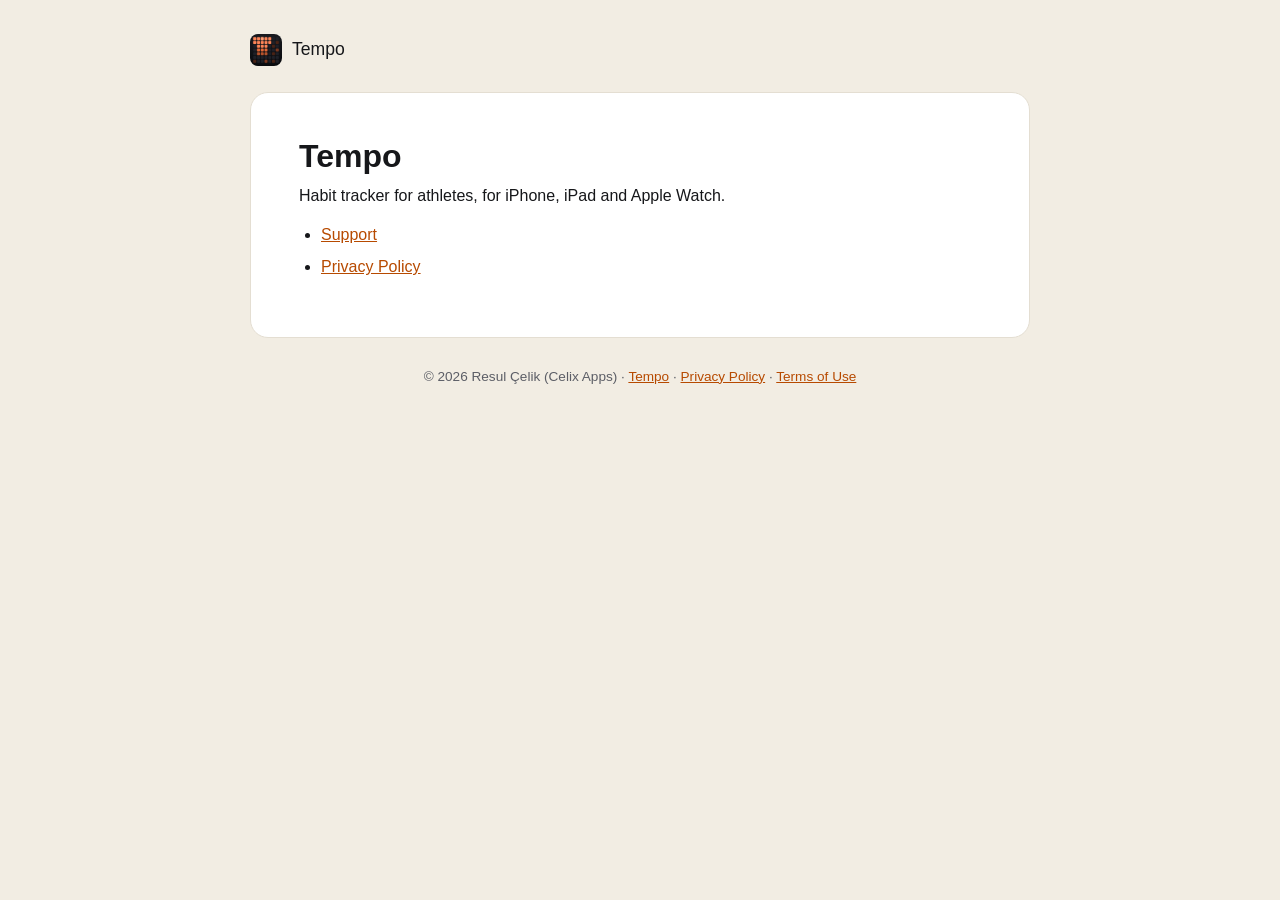
<file: index.html>
<!DOCTYPE html>
<html lang="en">
<head>
  <meta charset="UTF-8">
  <meta name="viewport" content="width=device-width, initial-scale=1">
  <meta name="robots" content="noindex">
  <title>Tempo</title>
  <link rel="icon" href="img/icon-192.png">
  <link rel="stylesheet" href="style.css">
</head>
<body>
<nav class="nav" aria-label="Tempo"><a class="brand" href="./"><img src="img/icon-192.png" alt="" width="32" height="32">Tempo</a></nav>
<main>
  <h1>Tempo</h1>
  <p>Habit tracker for athletes, for iPhone, iPad and Apple Watch.</p>
  <ul><li><a href="support/">Support</a></li><li><a href="privacy/">Privacy Policy</a></li></ul>
</main>
<footer class="foot">© 2026 Resul Çelik (Celix Apps) · <a href="./">Tempo</a> · <a href="./privacy/">Privacy Policy</a> · <a href="https://www.apple.com/legal/internet-services/itunes/dev/stdeula/">Terms of Use</a></footer>
</body>
</html>
</file>
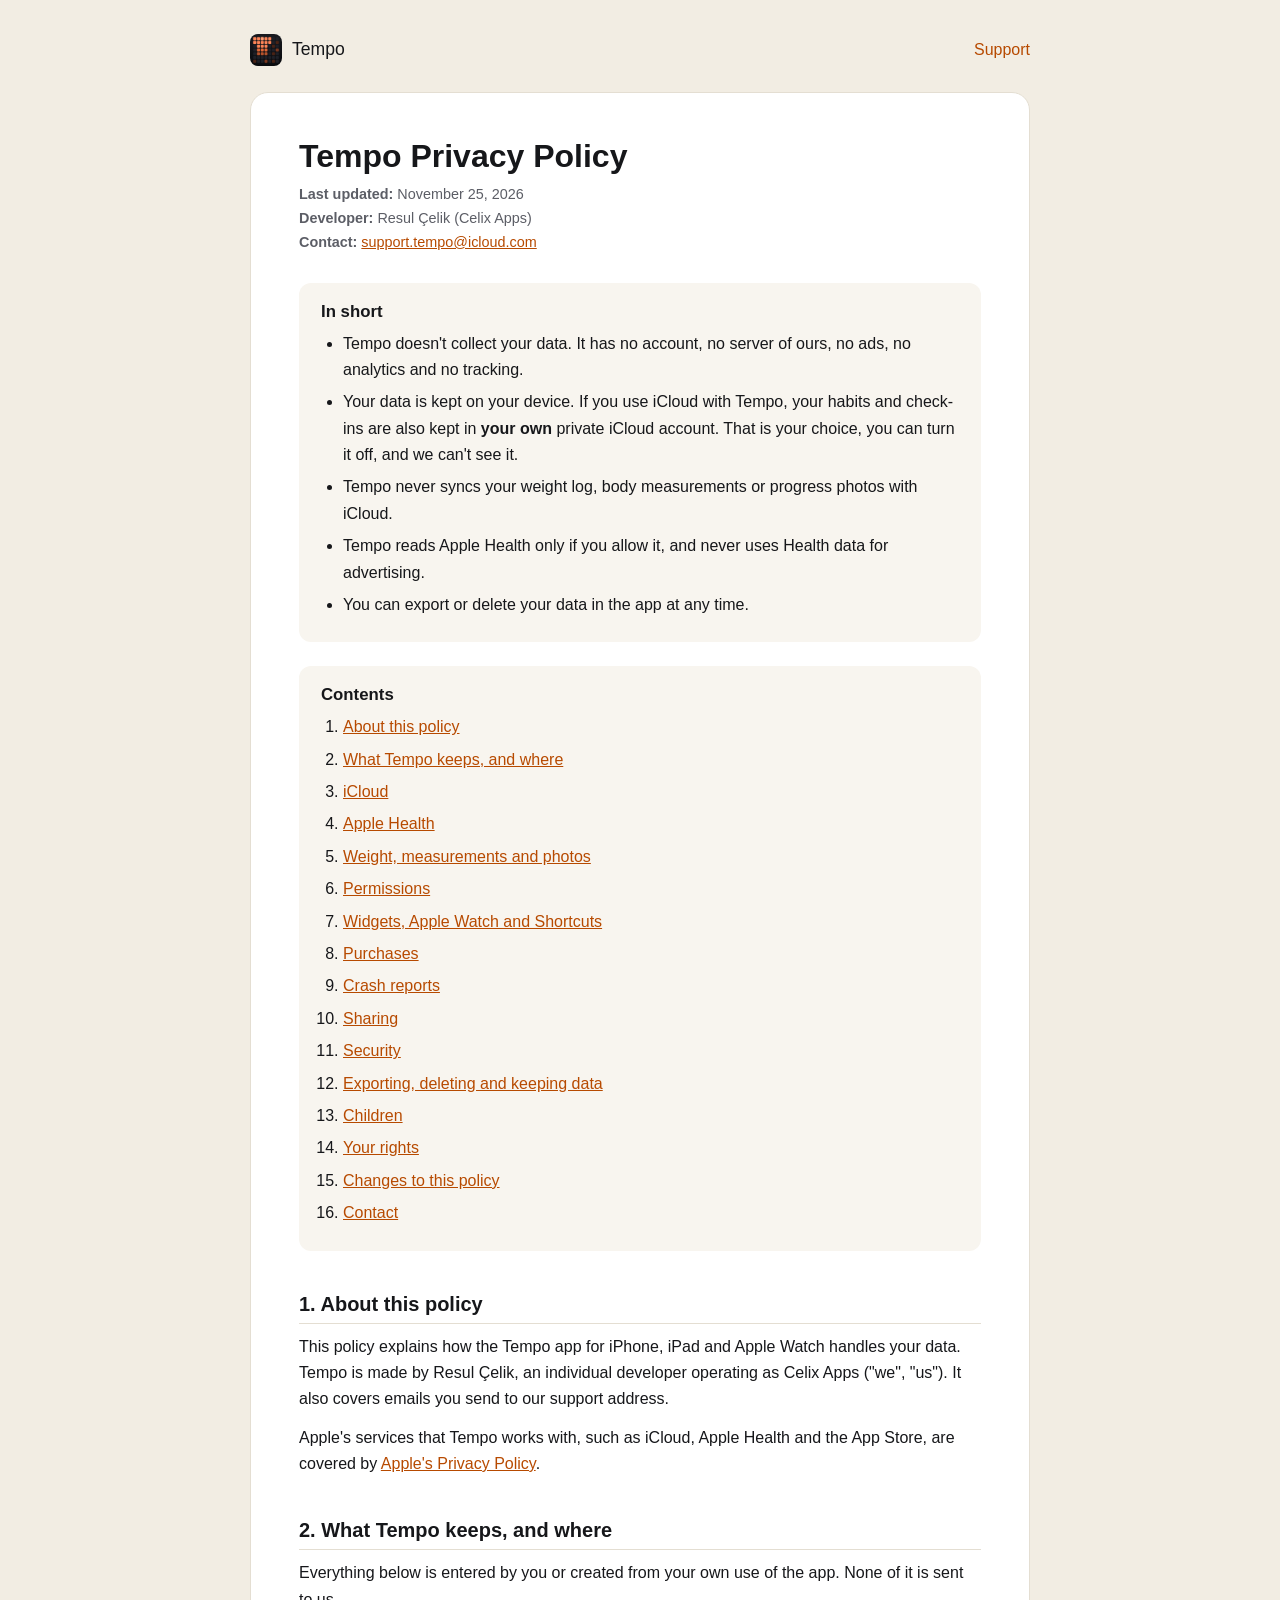
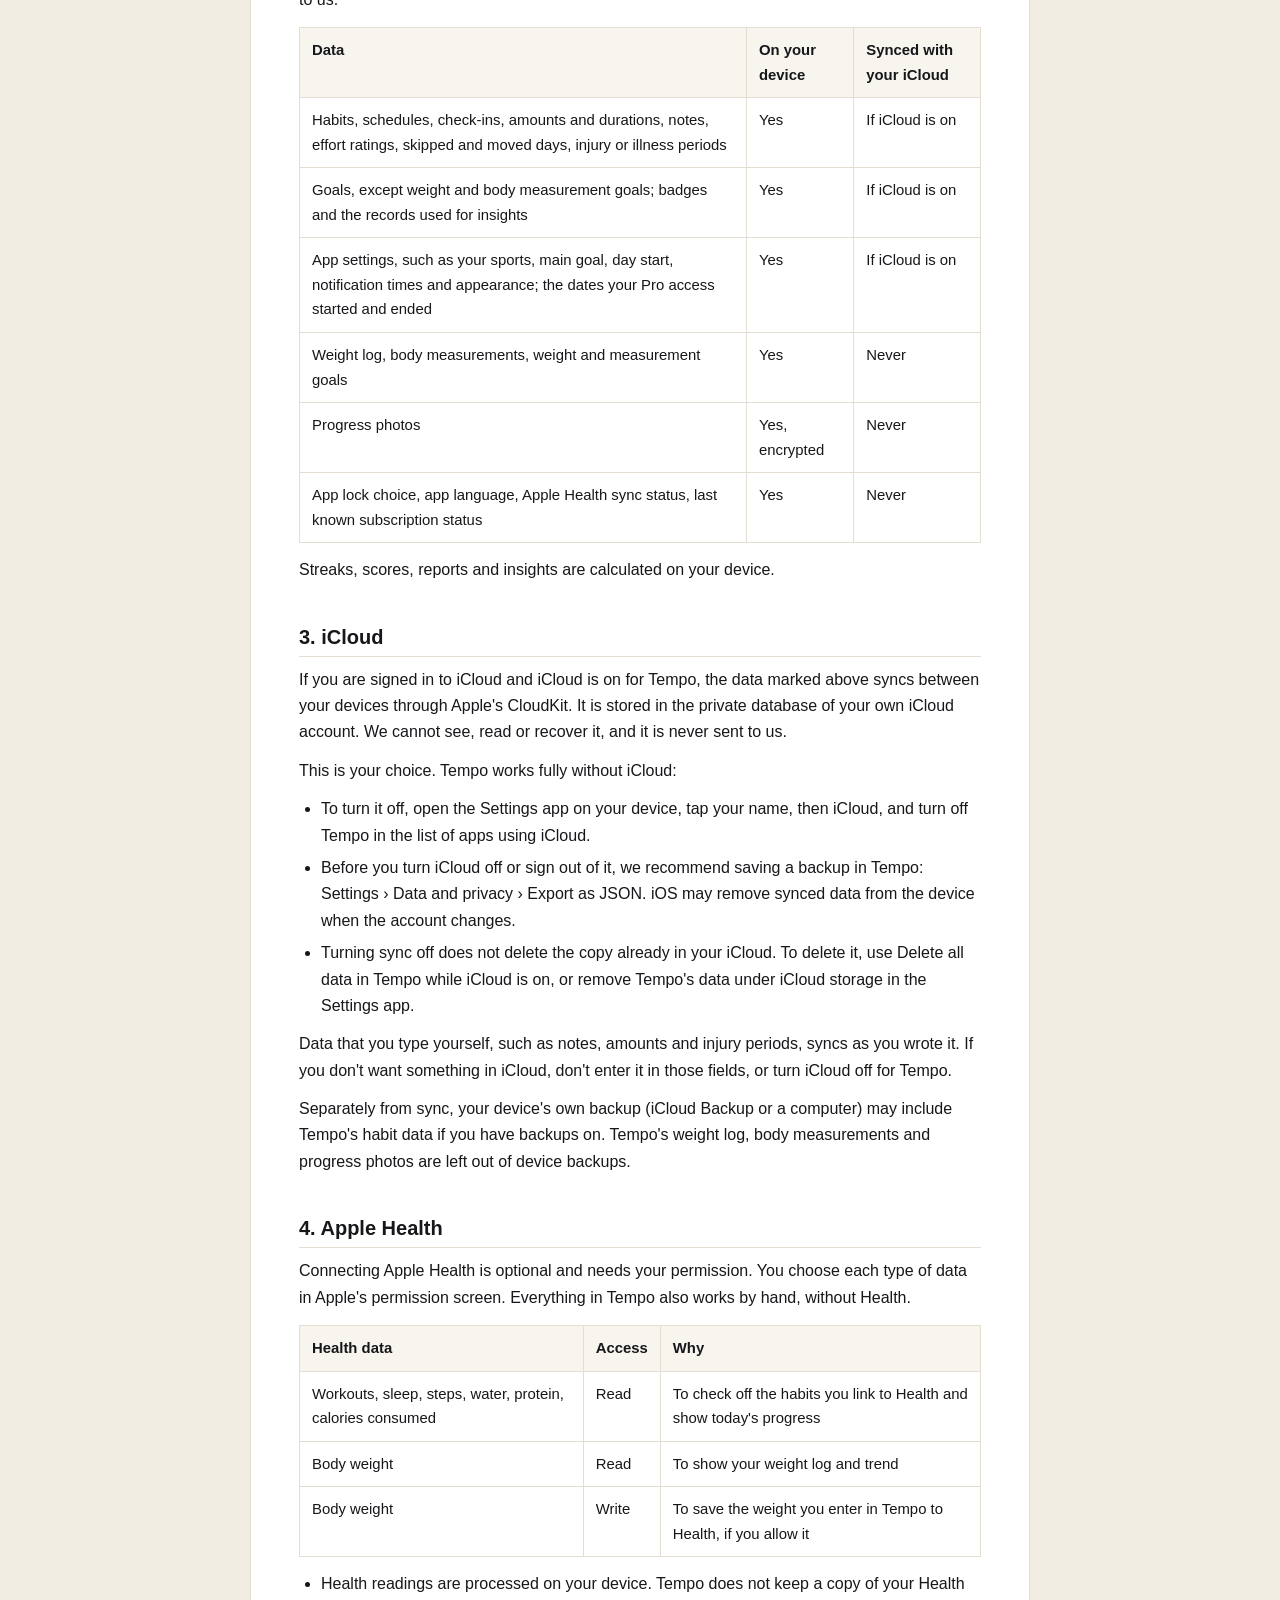
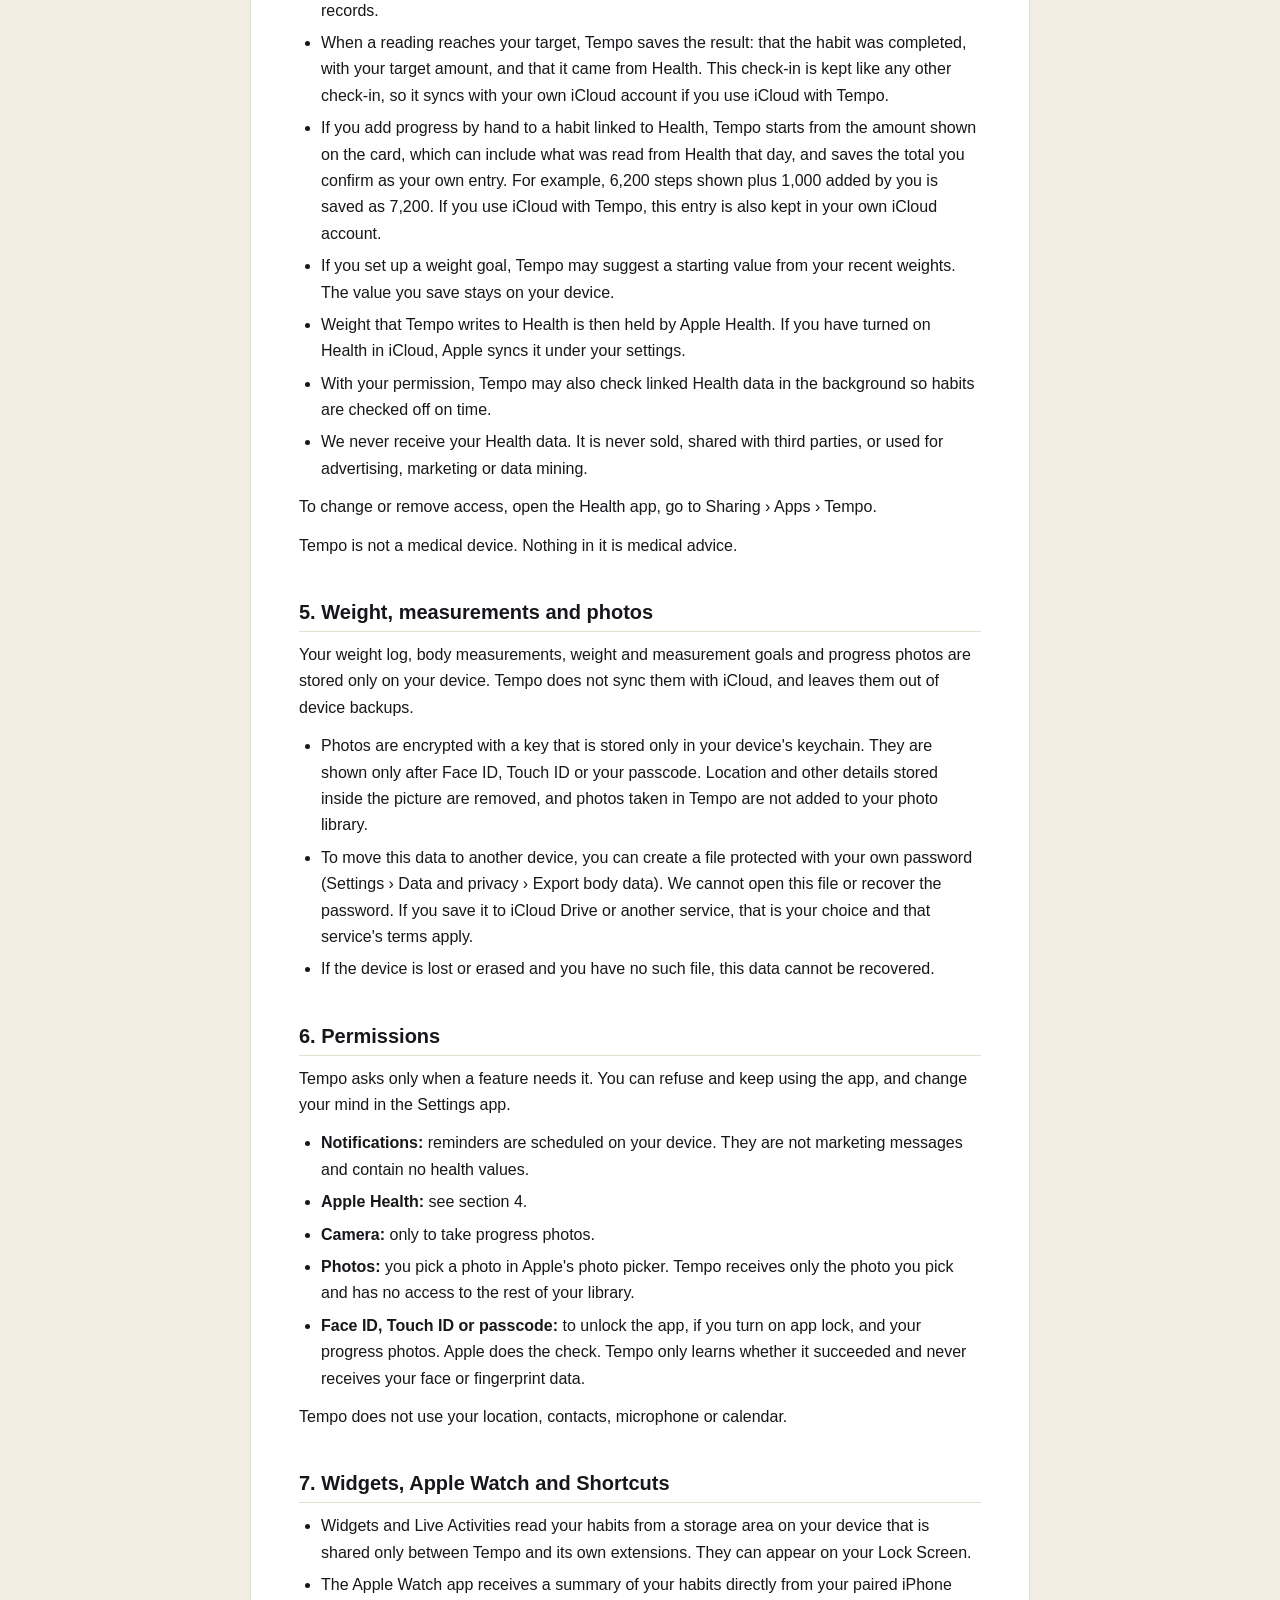
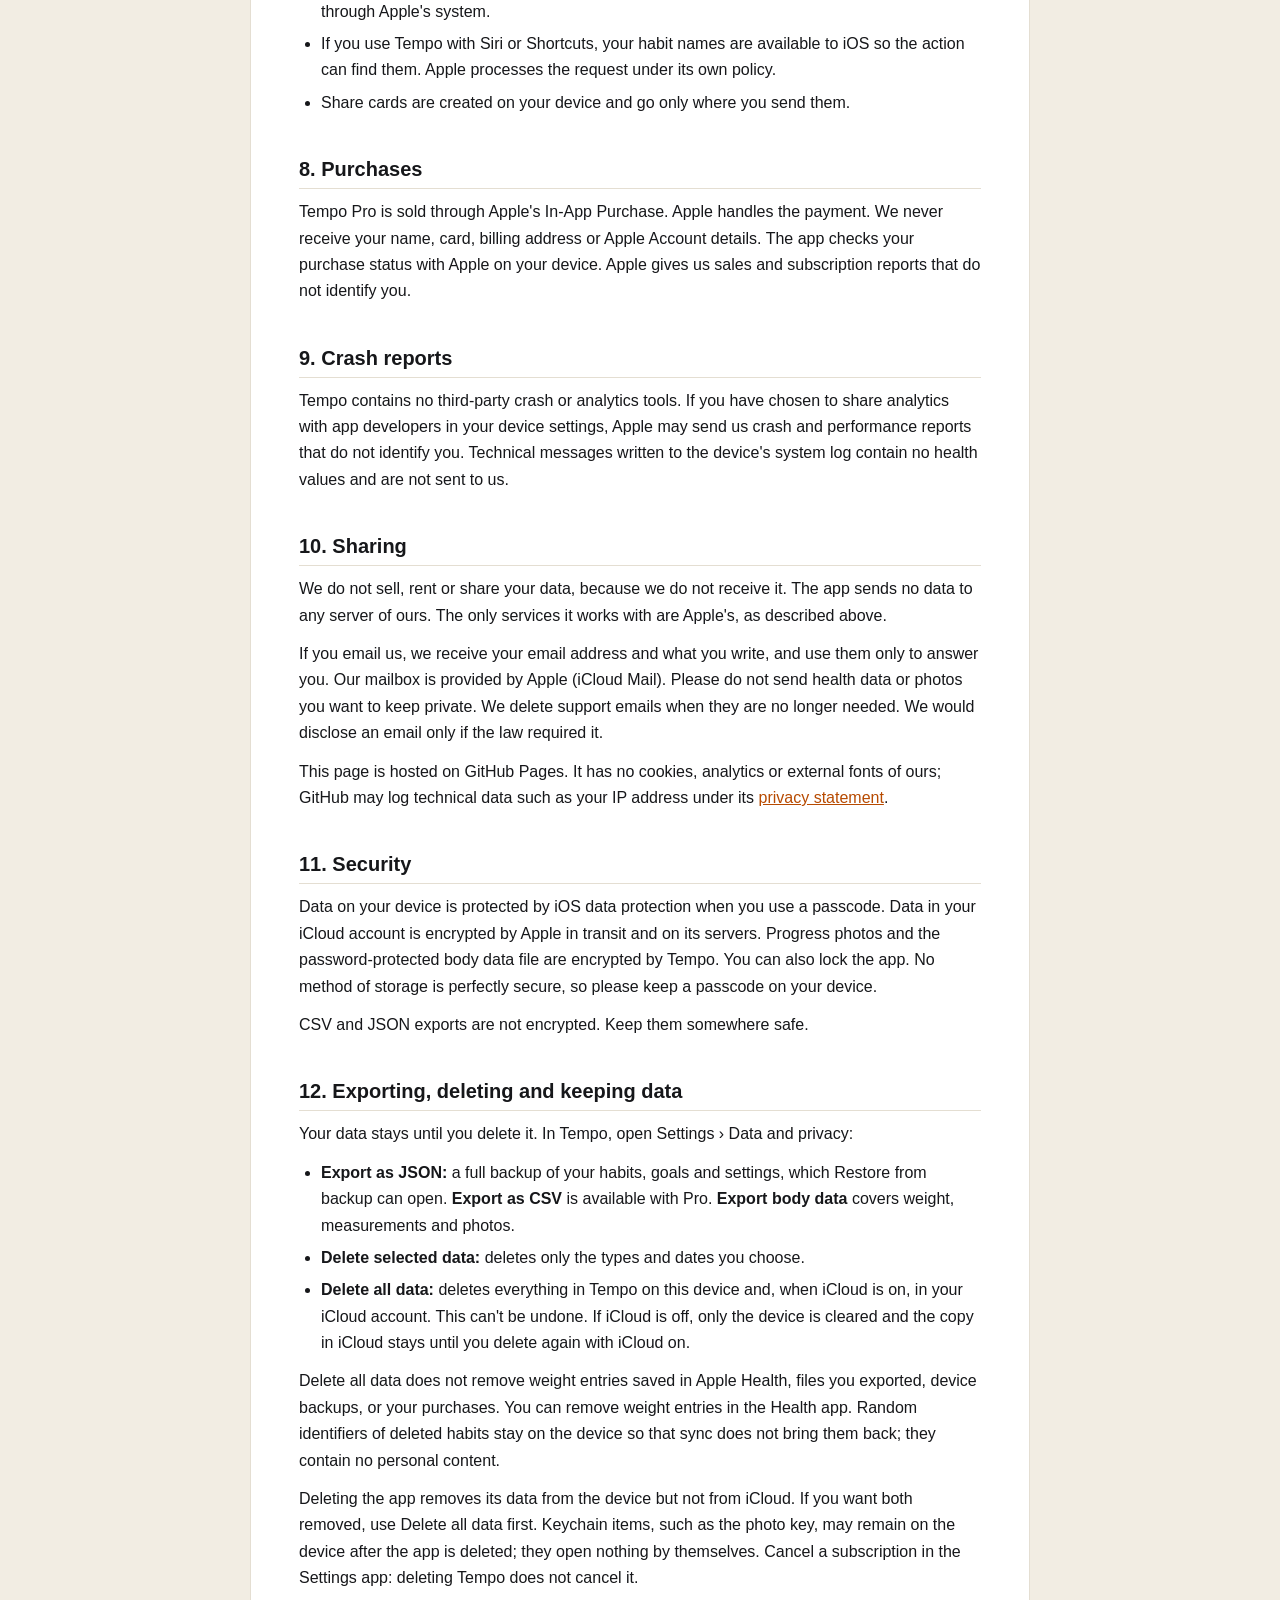
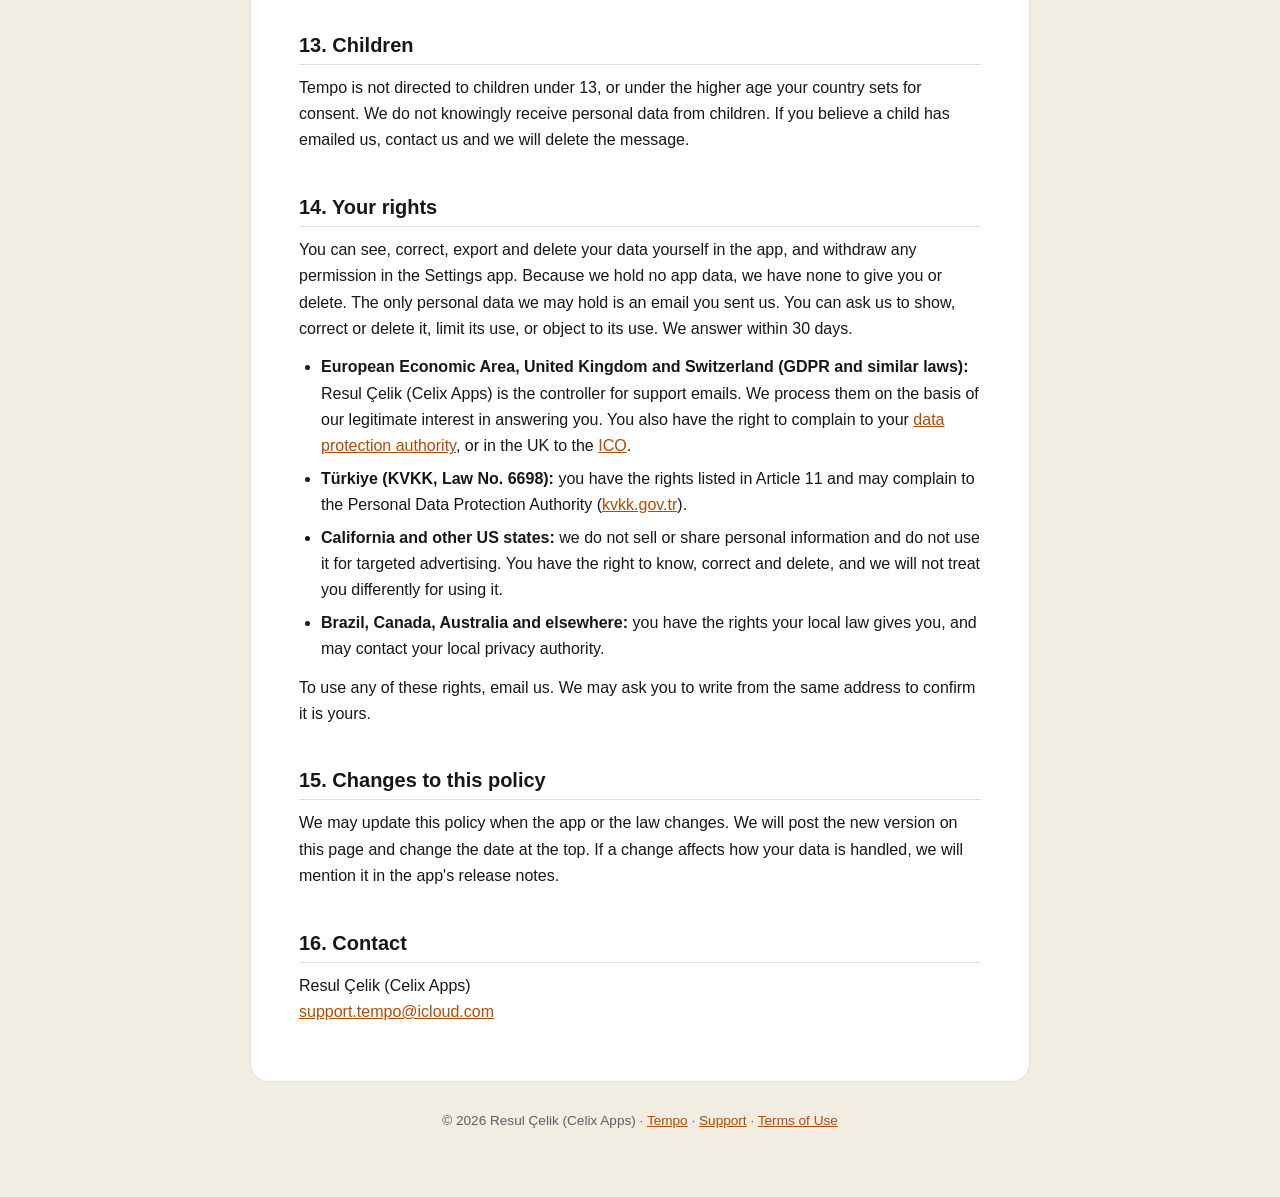
<file: privacy/index.html>
<!DOCTYPE html>
<html lang="en">
<head>
  <meta charset="UTF-8">
  <meta name="viewport" content="width=device-width, initial-scale=1">
  <title>Tempo Privacy Policy</title>
  <meta name="description" content="How Tempo, the habit tracker for athletes, handles your data.">
  <link rel="icon" href="../img/icon-192.png">
  <link rel="stylesheet" href="../style.css">
</head>
<body>
<nav class="nav" aria-label="Tempo">
  <a class="brand" href="../"><img src="../img/icon-192.png" alt="" width="32" height="32">Tempo</a>
  <a href="../support/">Support</a>
</nav>
<main>
  <h1>Tempo Privacy Policy</h1>
  <p class="meta"><strong>Last updated:</strong> November 25, 2026<br>
    <strong>Developer:</strong> Resul Çelik (Celix Apps)<br>
    <strong>Contact:</strong> <a href="mailto:support.tempo@icloud.com">support.tempo@icloud.com</a></p>

  <div class="box">
    <h2>In short</h2>
    <ul>
      <li>Tempo doesn't collect your data. It has no account, no server of ours, no ads, no analytics and no tracking.</li>
      <li>Your data is kept on your device. If you use iCloud with Tempo, your habits and check-ins are also kept in <strong>your own</strong> private iCloud account. That is your choice, you can turn it off, and we can't see it.</li>
      <li>Tempo never syncs your weight log, body measurements or progress photos with iCloud.</li>
      <li>Tempo reads Apple Health only if you allow it, and never uses Health data for advertising.</li>
      <li>You can export or delete your data in the app at any time.</li>
    </ul>
  </div>

  <div class="box">
    <h2>Contents</h2>
    <ol>
      <li><a href="#s1">About this policy</a></li>
      <li><a href="#s2">What Tempo keeps, and where</a></li>
      <li><a href="#s3">iCloud</a></li>
      <li><a href="#s4">Apple Health</a></li>
      <li><a href="#s5">Weight, measurements and photos</a></li>
      <li><a href="#s6">Permissions</a></li>
      <li><a href="#s7">Widgets, Apple Watch and Shortcuts</a></li>
      <li><a href="#s8">Purchases</a></li>
      <li><a href="#s9">Crash reports</a></li>
      <li><a href="#s10">Sharing</a></li>
      <li><a href="#s11">Security</a></li>
      <li><a href="#s12">Exporting, deleting and keeping data</a></li>
      <li><a href="#s13">Children</a></li>
      <li><a href="#s14">Your rights</a></li>
      <li><a href="#s15">Changes to this policy</a></li>
      <li><a href="#s16">Contact</a></li>
    </ol>
  </div>

  <h2 id="s1">1. About this policy</h2>
  <p>This policy explains how the Tempo app for iPhone, iPad and Apple Watch handles your data. Tempo is made by Resul Çelik, an individual developer operating as Celix Apps ("we", "us"). It also covers emails you send to our support address.</p>
  <p>Apple's services that Tempo works with, such as iCloud, Apple Health and the App Store, are covered by <a href="https://www.apple.com/legal/privacy/">Apple's Privacy Policy</a>.</p>

  <h2 id="s2">2. What Tempo keeps, and where</h2>
  <p>Everything below is entered by you or created from your own use of the app. None of it is sent to us.</p>
  <div class="scroll">
  <table>
    <thead><tr><th scope="col">Data</th><th scope="col">On your device</th><th scope="col">Synced with your iCloud</th></tr></thead>
    <tbody>
      <tr><td>Habits, schedules, check-ins, amounts and durations, notes, effort ratings, skipped and moved days, injury or illness periods</td><td>Yes</td><td>If iCloud is on</td></tr>
      <tr><td>Goals, except weight and body measurement goals; badges and the records used for insights</td><td>Yes</td><td>If iCloud is on</td></tr>
      <tr><td>App settings, such as your sports, main goal, day start, notification times and appearance; the dates your Pro access started and ended</td><td>Yes</td><td>If iCloud is on</td></tr>
      <tr><td>Weight log, body measurements, weight and measurement goals</td><td>Yes</td><td>Never</td></tr>
      <tr><td>Progress photos</td><td>Yes, encrypted</td><td>Never</td></tr>
      <tr><td>App lock choice, app language, Apple Health sync status, last known subscription status</td><td>Yes</td><td>Never</td></tr>
    </tbody>
  </table>
  </div>
  <p>Streaks, scores, reports and insights are calculated on your device.</p>

  <h2 id="s3">3. iCloud</h2>
  <p>If you are signed in to iCloud and iCloud is on for Tempo, the data marked above syncs between your devices through Apple's CloudKit. It is stored in the private database of your own iCloud account. We cannot see, read or recover it, and it is never sent to us.</p>
  <p>This is your choice. Tempo works fully without iCloud:</p>
  <ul>
    <li>To turn it off, open the Settings app on your device, tap your name, then iCloud, and turn off Tempo in the list of apps using iCloud.</li>
    <li>Before you turn iCloud off or sign out of it, we recommend saving a backup in Tempo: Settings &rsaquo; Data and privacy &rsaquo; Export as JSON. iOS may remove synced data from the device when the account changes.</li>
    <li>Turning sync off does not delete the copy already in your iCloud. To delete it, use Delete all data in Tempo while iCloud is on, or remove Tempo's data under iCloud storage in the Settings app.</li>
  </ul>
  <p>Data that you type yourself, such as notes, amounts and injury periods, syncs as you wrote it. If you don't want something in iCloud, don't enter it in those fields, or turn iCloud off for Tempo.</p>
  <p>Separately from sync, your device's own backup (iCloud Backup or a computer) may include Tempo's habit data if you have backups on. Tempo's weight log, body measurements and progress photos are left out of device backups.</p>

  <h2 id="s4">4. Apple Health</h2>
  <p>Connecting Apple Health is optional and needs your permission. You choose each type of data in Apple's permission screen. Everything in Tempo also works by hand, without Health.</p>
  <div class="scroll">
  <table>
    <thead><tr><th scope="col">Health data</th><th scope="col">Access</th><th scope="col">Why</th></tr></thead>
    <tbody>
      <tr><td>Workouts, sleep, steps, water, protein, calories consumed</td><td>Read</td><td>To check off the habits you link to Health and show today's progress</td></tr>
      <tr><td>Body weight</td><td>Read</td><td>To show your weight log and trend</td></tr>
      <tr><td>Body weight</td><td>Write</td><td>To save the weight you enter in Tempo to Health, if you allow it</td></tr>
    </tbody>
  </table>
  </div>
  <ul>
    <li>Health readings are processed on your device. Tempo does not keep a copy of your Health records.</li>
    <li>When a reading reaches your target, Tempo saves the result: that the habit was completed, with your target amount, and that it came from Health. This check-in is kept like any other check-in, so it syncs with your own iCloud account if you use iCloud with Tempo.</li>
    <li>If you add progress by hand to a habit linked to Health, Tempo starts from the amount shown on the card, which can include what was read from Health that day, and saves the total you confirm as your own entry. For example, 6,200 steps shown plus 1,000 added by you is saved as 7,200. If you use iCloud with Tempo, this entry is also kept in your own iCloud account.</li>
    <li>If you set up a weight goal, Tempo may suggest a starting value from your recent weights. The value you save stays on your device.</li>
    <li>Weight that Tempo writes to Health is then held by Apple Health. If you have turned on Health in iCloud, Apple syncs it under your settings.</li>
    <li>With your permission, Tempo may also check linked Health data in the background so habits are checked off on time.</li>
    <li>We never receive your Health data. It is never sold, shared with third parties, or used for advertising, marketing or data mining.</li>
  </ul>
  <p>To change or remove access, open the Health app, go to Sharing &rsaquo; Apps &rsaquo; Tempo.</p>
  <p>Tempo is not a medical device. Nothing in it is medical advice.</p>

  <h2 id="s5">5. Weight, measurements and photos</h2>
  <p>Your weight log, body measurements, weight and measurement goals and progress photos are stored only on your device. Tempo does not sync them with iCloud, and leaves them out of device backups.</p>
  <ul>
    <li>Photos are encrypted with a key that is stored only in your device's keychain. They are shown only after Face ID, Touch ID or your passcode. Location and other details stored inside the picture are removed, and photos taken in Tempo are not added to your photo library.</li>
    <li>To move this data to another device, you can create a file protected with your own password (Settings &rsaquo; Data and privacy &rsaquo; Export body data). We cannot open this file or recover the password. If you save it to iCloud Drive or another service, that is your choice and that service's terms apply.</li>
    <li>If the device is lost or erased and you have no such file, this data cannot be recovered.</li>
  </ul>

  <h2 id="s6">6. Permissions</h2>
  <p>Tempo asks only when a feature needs it. You can refuse and keep using the app, and change your mind in the Settings app.</p>
  <ul>
    <li><strong>Notifications:</strong> reminders are scheduled on your device. They are not marketing messages and contain no health values.</li>
    <li><strong>Apple Health:</strong> see section 4.</li>
    <li><strong>Camera:</strong> only to take progress photos.</li>
    <li><strong>Photos:</strong> you pick a photo in Apple's photo picker. Tempo receives only the photo you pick and has no access to the rest of your library.</li>
    <li><strong>Face ID, Touch ID or passcode:</strong> to unlock the app, if you turn on app lock, and your progress photos. Apple does the check. Tempo only learns whether it succeeded and never receives your face or fingerprint data.</li>
  </ul>
  <p>Tempo does not use your location, contacts, microphone or calendar.</p>

  <h2 id="s7">7. Widgets, Apple Watch and Shortcuts</h2>
  <ul>
    <li>Widgets and Live Activities read your habits from a storage area on your device that is shared only between Tempo and its own extensions. They can appear on your Lock Screen.</li>
    <li>The Apple Watch app receives a summary of your habits directly from your paired iPhone through Apple's system.</li>
    <li>If you use Tempo with Siri or Shortcuts, your habit names are available to iOS so the action can find them. Apple processes the request under its own policy.</li>
    <li>Share cards are created on your device and go only where you send them.</li>
  </ul>

  <h2 id="s8">8. Purchases</h2>
  <p>Tempo Pro is sold through Apple's In-App Purchase. Apple handles the payment. We never receive your name, card, billing address or Apple Account details. The app checks your purchase status with Apple on your device. Apple gives us sales and subscription reports that do not identify you.</p>

  <h2 id="s9">9. Crash reports</h2>
  <p>Tempo contains no third-party crash or analytics tools. If you have chosen to share analytics with app developers in your device settings, Apple may send us crash and performance reports that do not identify you. Technical messages written to the device's system log contain no health values and are not sent to us.</p>

  <h2 id="s10">10. Sharing</h2>
  <p>We do not sell, rent or share your data, because we do not receive it. The app sends no data to any server of ours. The only services it works with are Apple's, as described above.</p>
  <p>If you email us, we receive your email address and what you write, and use them only to answer you. Our mailbox is provided by Apple (iCloud Mail). Please do not send health data or photos you want to keep private. We delete support emails when they are no longer needed. We would disclose an email only if the law required it.</p>

  <p>This page is hosted on GitHub Pages. It has no cookies, analytics or external fonts of ours; GitHub may log technical data such as your IP address under its <a href="https://docs.github.com/en/site-policy/privacy-policies/github-general-privacy-statement">privacy statement</a>.</p>

  <h2 id="s11">11. Security</h2>
  <p>Data on your device is protected by iOS data protection when you use a passcode. Data in your iCloud account is encrypted by Apple in transit and on its servers. Progress photos and the password-protected body data file are encrypted by Tempo. You can also lock the app. No method of storage is perfectly secure, so please keep a passcode on your device.</p>
  <p>CSV and JSON exports are not encrypted. Keep them somewhere safe.</p>

  <h2 id="s12">12. Exporting, deleting and keeping data</h2>
  <p>Your data stays until you delete it. In Tempo, open Settings &rsaquo; Data and privacy:</p>
  <ul>
    <li><strong>Export as JSON:</strong> a full backup of your habits, goals and settings, which Restore from backup can open. <strong>Export as CSV</strong> is available with Pro. <strong>Export body data</strong> covers weight, measurements and photos.</li>
    <li><strong>Delete selected data:</strong> deletes only the types and dates you choose.</li>
    <li><strong>Delete all data:</strong> deletes everything in Tempo on this device and, when iCloud is on, in your iCloud account. This can't be undone. If iCloud is off, only the device is cleared and the copy in iCloud stays until you delete again with iCloud on.</li>
  </ul>
  <p>Delete all data does not remove weight entries saved in Apple Health, files you exported, device backups, or your purchases. You can remove weight entries in the Health app. Random identifiers of deleted habits stay on the device so that sync does not bring them back; they contain no personal content.</p>
  <p>Deleting the app removes its data from the device but not from iCloud. If you want both removed, use Delete all data first. Keychain items, such as the photo key, may remain on the device after the app is deleted; they open nothing by themselves. Cancel a subscription in the Settings app: deleting Tempo does not cancel it.</p>

  <h2 id="s13">13. Children</h2>
  <p>Tempo is not directed to children under 13, or under the higher age your country sets for consent. We do not knowingly receive personal data from children. If you believe a child has emailed us, contact us and we will delete the message.</p>

  <h2 id="s14">14. Your rights</h2>
  <p>You can see, correct, export and delete your data yourself in the app, and withdraw any permission in the Settings app. Because we hold no app data, we have none to give you or delete. The only personal data we may hold is an email you sent us. You can ask us to show, correct or delete it, limit its use, or object to its use. We answer within 30 days.</p>
  <ul>
    <li><strong>European Economic Area, United Kingdom and Switzerland (GDPR and similar laws):</strong> Resul Çelik (Celix Apps) is the controller for support emails. We process them on the basis of our legitimate interest in answering you. You also have the right to complain to your <a href="https://edpb.europa.eu/about-edpb/about-edpb/members_en">data protection authority</a>, or in the UK to the <a href="https://ico.org.uk">ICO</a>.</li>
    <li><strong>Türkiye (KVKK, Law No. 6698):</strong> you have the rights listed in Article 11 and may complain to the Personal Data Protection Authority (<a href="https://www.kvkk.gov.tr">kvkk.gov.tr</a>).</li>
    <li><strong>California and other US states:</strong> we do not sell or share personal information and do not use it for targeted advertising. You have the right to know, correct and delete, and we will not treat you differently for using it.</li>
    <li><strong>Brazil, Canada, Australia and elsewhere:</strong> you have the rights your local law gives you, and may contact your local privacy authority.</li>
  </ul>
  <p>To use any of these rights, email us. We may ask you to write from the same address to confirm it is yours.</p>

  <h2 id="s15">15. Changes to this policy</h2>
  <p>We may update this policy when the app or the law changes. We will post the new version on this page and change the date at the top. If a change affects how your data is handled, we will mention it in the app's release notes.</p>

  <h2 id="s16">16. Contact</h2>
  <p>Resul Çelik (Celix Apps)<br><a href="mailto:support.tempo@icloud.com">support.tempo@icloud.com</a></p>
</main>
<footer class="foot">© 2026 Resul Çelik (Celix Apps) · <a href="../">Tempo</a> · <a href="../support/">Support</a> · <a href="https://www.apple.com/legal/internet-services/itunes/dev/stdeula/">Terms of Use</a></footer>
</body>
</html>
</file>
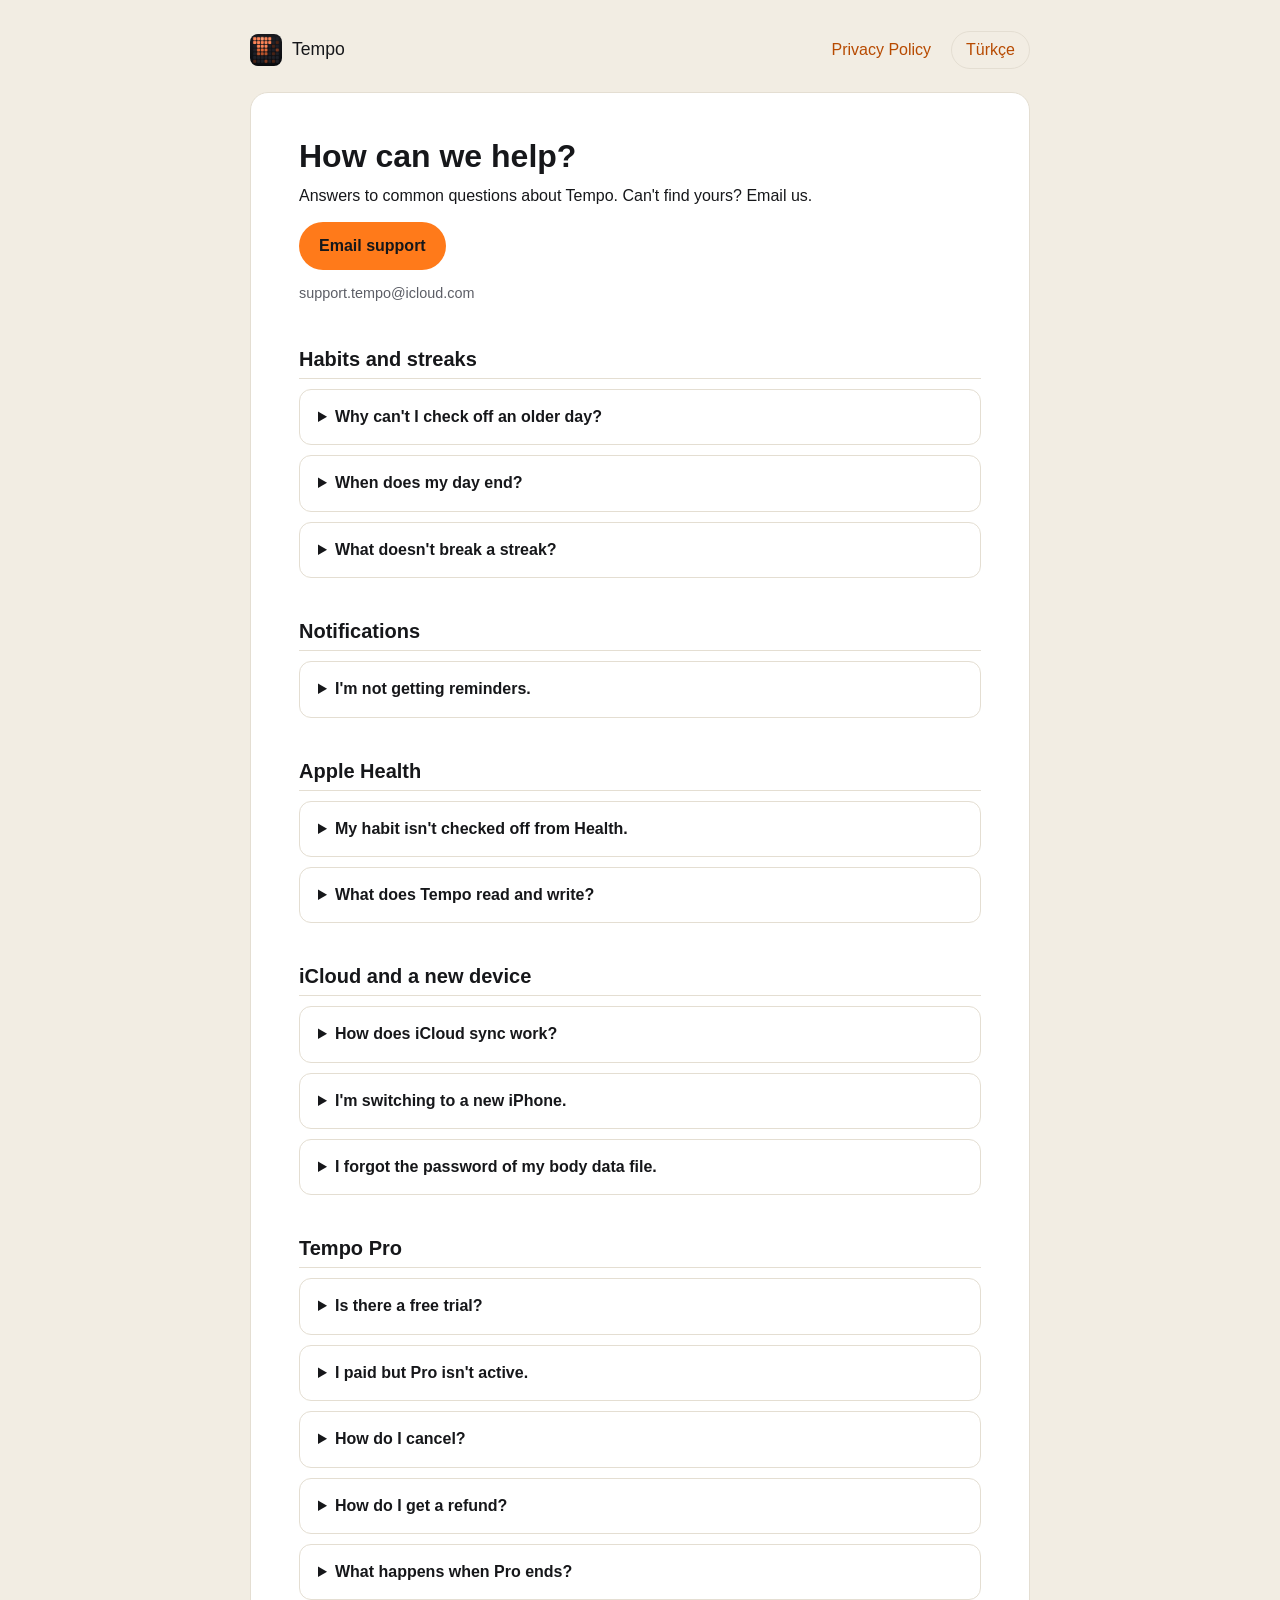
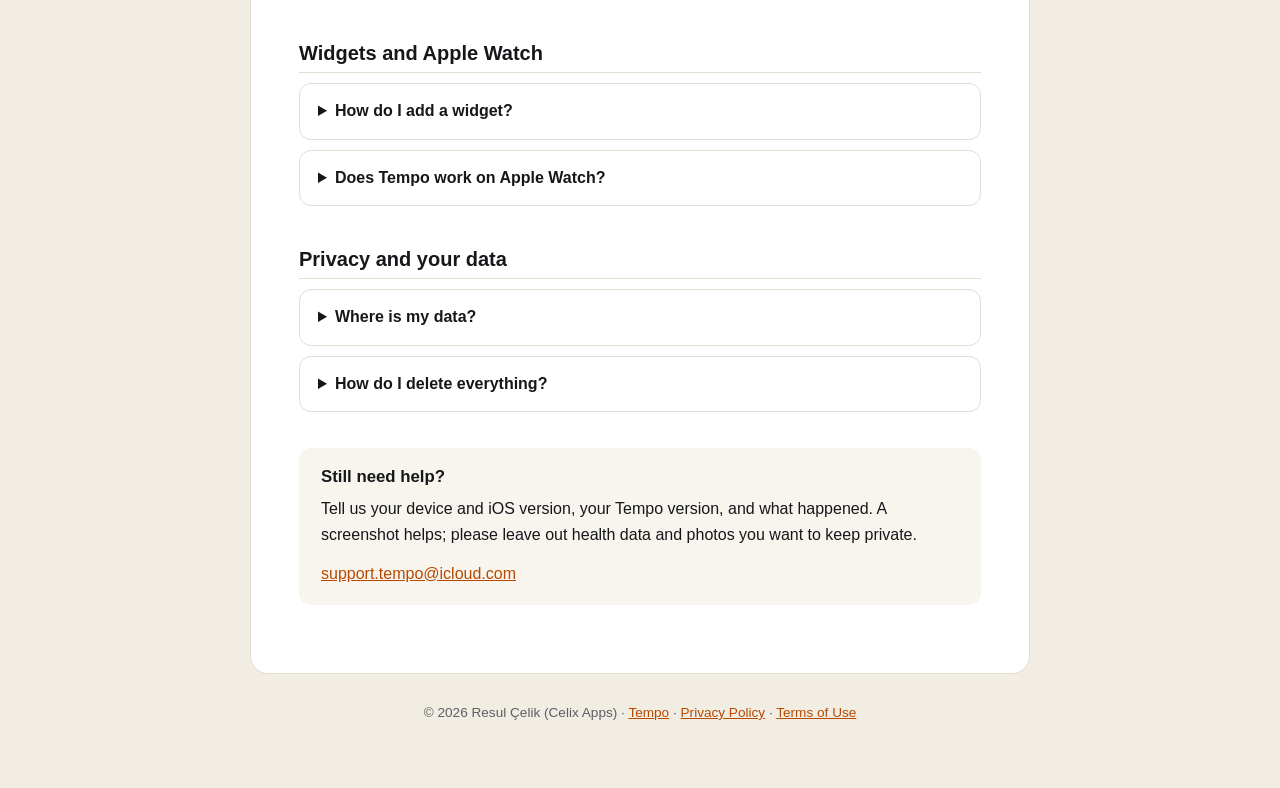
<file: support/index.html>
<!DOCTYPE html>
<html lang="en">
<head>
  <meta charset="UTF-8">
  <meta name="viewport" content="width=device-width, initial-scale=1">
  <title>Tempo Support</title>
  <meta name="description" content="Help for Tempo, the habit tracker for athletes.">
  <link rel="icon" href="../img/icon-192.png">
  <link rel="stylesheet" href="../style.css">
</head>
<body>
<nav class="nav" aria-label="Tempo">
  <a class="brand" href="../"><img src="../img/icon-192.png" alt="" width="32" height="32">Tempo</a>
  <a href="../privacy/">Privacy Policy</a>
  <button class="lang" type="button" hidden></button>
</nav>
<main>
<div lang="en" data-l="en">
  <h1>How can we help?</h1>
  <p>Answers to common questions about Tempo. Can't find yours? Email us.</p>
  <p><a class="btn" href="mailto:support.tempo@icloud.com?subject=Tempo%20support">Email support</a></p>
  <p class="meta">support.tempo@icloud.com</p>
  <h2>Habits and streaks</h2>
  <details><summary>Why can't I check off an older day?</summary><p>Only today and yesterday can be changed. Check-ins from Apple Health can also arrive later.</p></details>
  <details><summary>When does my day end?</summary><p>At 03:00, so a late session still counts. You can change it in Settings &rsaquo; Day and week.</p></details>
  <details><summary>What doesn't break a streak?</summary><p>Rest days, skips, freezes and injury mode. A broken streak can't be restored.</p></details>
  <h2>Notifications</h2>
  <details><summary>I'm not getting reminders.</summary><ul><li>In Tempo, open Settings &rsaquo; Notifications and check that permission is on and the type isn't turned off.</li><li>Check Quiet hours on the same page: reminders in that window arrive later.</li><li>Focus or Silent mode on your device can mute them.</li></ul></details>
  <h2>Apple Health</h2>
  <details><summary>My habit isn't checked off from Health.</summary><ul><li>Health links work with Pro.</li><li>In the habit's form, turn on “Auto check-in from Health”.</li><li>In the Health app, open Sharing &rsaquo; Apps &rsaquo; Tempo and allow the data you need.</li><li>In Tempo, open Settings &rsaquo; Health and tap Sync now.</li></ul></details>
  <details><summary>What does Tempo read and write?</summary><p>It reads workouts, sleep, steps, water, protein, calories consumed and body weight, if you allow it. It writes only the weight you enter. Details are in the <a href="../privacy/#s4">privacy policy</a>.</p></details>
  <h2>iCloud and a new device</h2>
  <details><summary>How does iCloud sync work?</summary><p>If you are signed in to iCloud and it is on for Tempo, habits and check-ins sync between your iPhone and iPad through your own iCloud account. To turn it off, open the Settings app, tap your name, then iCloud, and turn off Tempo. Save a backup first.</p></details>
  <details><summary>I'm switching to a new iPhone.</summary><ol><li>Habits and check-ins come with iCloud. You can also use Settings &rsaquo; Data and privacy &rsaquo; Export as JSON, and Restore from backup on the new device.</li><li>Weight, measurements and photos don't go to iCloud. Use Export body data on the old device and Import body data on the new one.</li></ol></details>
  <details><summary>I forgot the password of my body data file.</summary><p>The file can't be opened without it, and we can't recover it. If you still have the old device, create a new file.</p></details>
  <h2>Tempo Pro</h2>
  <details><summary>Is there a free trial?</summary><p>Yes. Monthly and yearly plans start with a 14-day free trial, once per person. Lifetime is a one-time payment without a trial.</p></details>
  <details><summary>I paid but Pro isn't active.</summary><p>Open the Pro page in Tempo and tap Restore purchases. Use the same Apple Account you paid with.</p></details>
  <details><summary>How do I cancel?</summary><p>In the Settings app, tap your name, then Subscriptions, then Tempo. Cancel at least 24 hours before the period ends. Deleting the app doesn't cancel it.</p></details>
  <details><summary>How do I get a refund?</summary><p>Apple handles refunds: <a href="https://reportaproblem.apple.com">reportaproblem.apple.com</a>.</p></details>
  <details><summary>What happens when Pro ends?</summary><p>Your data stays. Free has 3 active habits; you choose which ones stay open and the rest become read-only.</p></details>
  <h2>Widgets and Apple Watch</h2>
  <details><summary>How do I add a widget?</summary><p>Touch and hold your Home Screen, tap Edit &rsaquo; Add Widget and search for Tempo. The Lock Screen ring is free; other widgets come with Pro.</p></details>
  <details><summary>Does Tempo work on Apple Watch?</summary><p>Yes, with Pro, on watchOS 11 or later. Open Tempo on your iPhone once so the watch gets today's list. The day ring complication is free.</p></details>
  <h2>Privacy and your data</h2>
  <details><summary>Where is my data?</summary><p>On your device and, if you use iCloud with Tempo, in your own iCloud account. We can't see it. Read the <a href="../privacy/">privacy policy</a>.</p></details>
  <details><summary>How do I delete everything?</summary><p>Settings &rsaquo; Data and privacy &rsaquo; Delete all data. With iCloud on, the copy in iCloud is deleted too. It can't be undone and doesn't affect your subscription or Apple Health.</p></details>
  <div class="box" style="margin-top:36px"><h2>Still need help?</h2><p>Tell us your device and iOS version, your Tempo version, and what happened. A screenshot helps; please leave out health data and photos you want to keep private.</p><p><a href="mailto:support.tempo@icloud.com?subject=Tempo%20support">support.tempo@icloud.com</a></p></div>
</div>
<div lang="tr" data-l="tr" hidden>
  <h1>Nasıl yardımcı olabiliriz?</h1>
  <p>Tempo hakkında sık sorulan sorular. Aradığını bulamazsan bize yaz.</p>
  <p><a class="btn" href="mailto:support.tempo@icloud.com?subject=Tempo%20support">Desteğe yaz</a></p>
  <p class="meta">support.tempo@icloud.com</p>
  <h2>Alışkanlıklar ve seriler</h2>
  <details><summary>Eski bir günü neden işaretleyemiyorum?</summary><p>Yalnız bugün ve dün değiştirilebilir. Apple Sağlık'tan gelen işaretler sonradan da eklenebilir.</p></details>
  <details><summary>Günüm ne zaman bitiyor?</summary><p>Saat 03:00'te; geç biten antrenman da o güne sayılır. Ayarlar &rsaquo; Gün ve hafta'dan değiştirebilirsin.</p></details>
  <details><summary>Seriyi ne bozmaz?</summary><p>Dinlenme günü, atlama, dondurma ve sakatlık modu. Kopan seri geri verilmez.</p></details>
  <h2>Bildirimler</h2>
  <details><summary>Hatırlatma gelmiyor.</summary><ul><li>Tempo'da Ayarlar &rsaquo; Bildirimler'de iznin açık, bildirim türünün kapalı olmadığına bak.</li><li>Aynı sayfada Sessiz saatler'e bak: o aralıktaki hatırlatmalar sonraya kalır.</li><li>Cihazındaki Odak ya da sessiz mod bildirimi susturabilir.</li></ul></details>
  <h2>Apple Sağlık</h2>
  <details><summary>Alışkanlığım Sağlık'tan işaretlenmiyor.</summary><ul><li>Sağlık bağlantıları Pro'da çalışır.</li><li>Alışkanlık formunda “Sağlık'tan otomatik işaretle”yi aç.</li><li>Sağlık uygulamasında Paylaşım &rsaquo; Uygulamalar &rsaquo; Tempo'dan gereken verilere izin ver.</li><li>Tempo'da Ayarlar &rsaquo; Sağlık'ta Şimdi eşitle'ye dokun.</li></ul></details>
  <details><summary>Tempo neyi okur, neyi yazar?</summary><p>İzin verirsen antrenman, uyku, adım, su, protein, alınan kalori ve kiloyu okur. Yalnız girdiğin kiloyu yazar. Ayrıntılar <a href="../privacy/#s4">gizlilik politikasında</a> (İngilizce).</p></details>
  <h2>iCloud ve yeni cihaz</h2>
  <details><summary>iCloud senkronu nasıl çalışır?</summary><p>iCloud'a giriş yaptıysan ve Tempo için açıksa, alışkanlıkların ve işaretlemelerin kendi iCloud hesabın üzerinden iPhone ve iPad arasında eşitlenir. Kapatmak için Ayarlar uygulamasında adına, sonra iCloud'a dokun ve Tempo'yu kapat. Önce yedek al.</p></details>
  <details><summary>Yeni iPhone'a geçiyorum.</summary><ol><li>Alışkanlıklar ve işaretlemeler iCloud'la gelir. İstersen Ayarlar &rsaquo; Veri ve gizlilik &rsaquo; JSON olarak dışa aktar'ı, yeni cihazda da Yedekten geri yükle'yi kullan.</li><li>Kilo, ölçü ve fotoğraflar iCloud'a gitmez. Eski cihazda Vücut verisini dışa aktar'ı, yenisinde Vücut verisini içe aktar'ı kullan.</li></ol></details>
  <details><summary>Vücut verisi dosyamın parolasını unuttum.</summary><p>Dosya parolasız açılamaz, biz de kurtaramayız. Eski cihazın duruyorsa yeni bir dosya oluştur.</p></details>
  <h2>Tempo Pro</h2>
  <details><summary>Ücretsiz deneme var mı?</summary><p>Evet. Aylık ve yıllık planlar kişi başına bir kez 14 gün ücretsiz denemeyle başlar. Ömür boyu plan tek seferlik ödemedir, denemesi yoktur.</p></details>
  <details><summary>Ödedim ama Pro açılmadı.</summary><p>Tempo'da Pro sayfasını açıp Satın alımları geri yükle'ye dokun. Ödeme yaptığın Apple Hesabı'nı kullan.</p></details>
  <details><summary>Nasıl iptal ederim?</summary><p>Ayarlar uygulamasında adına, sonra Abonelikler'e ve Tempo'ya dokun. Dönem bitmeden en az 24 saat önce iptal et. Uygulamayı silmek aboneliği iptal etmez.</p></details>
  <details><summary>Nasıl iade alırım?</summary><p>İadeleri Apple yapar: <a href="https://reportaproblem.apple.com">reportaproblem.apple.com</a>.</p></details>
  <details><summary>Pro bitince ne olur?</summary><p>Verilerin durur. Free'de 3 aktif alışkanlık olur; hangilerinin açık kalacağını sen seçersin, diğerleri salt okunur olur.</p></details>
  <h2>Widget'lar ve Apple Watch</h2>
  <details><summary>Nasıl widget eklerim?</summary><p>Ana ekrana basılı tut, Düzenle &rsaquo; Araç Takımı Ekle'ye dokun ve Tempo'yu ara. Kilit ekranı halkası ücretsiz, diğer widget'lar Pro'da.</p></details>
  <details><summary>Tempo Apple Watch'ta çalışır mı?</summary><p>Evet, Pro ile, watchOS 11 ve sonrasında. Saatin bugünün listesini alması için iPhone'da Tempo'yu bir kez aç. Gün halkası komplikasyonu ücretsiz.</p></details>
  <h2>Gizlilik ve verilerin</h2>
  <details><summary>Verilerim nerede?</summary><p>Cihazında ve Tempo ile iCloud kullanıyorsan kendi iCloud hesabında. Biz göremeyiz. <a href="../privacy/">Gizlilik politikası</a> (İngilizce).</p></details>
  <details><summary>Her şeyi nasıl silerim?</summary><p>Ayarlar &rsaquo; Veri ve gizlilik &rsaquo; Tüm veriyi sil. iCloud açıksa oradaki kopya da silinir. Geri alınamaz; aboneliğini ve Apple Sağlık'ı etkilemez.</p></details>
  <div class="box" style="margin-top:36px"><h2>Hâlâ yardıma mı ihtiyacın var?</h2><p>Cihazını ve iOS sürümünü, Tempo sürümünü ve ne olduğunu yaz. Ekran görüntüsü işe yarar; gizli kalmasını istediğin sağlık verisi ve fotoğrafları gönderme.</p><p><a href="mailto:support.tempo@icloud.com?subject=Tempo%20support">support.tempo@icloud.com</a></p></div>
</div>
</main>
<footer class="foot">© 2026 Resul Çelik (Celix Apps) · <a href="../">Tempo</a> · <a href="../privacy/">Privacy Policy</a> · <a href="https://www.apple.com/legal/internet-services/itunes/dev/stdeula/">Terms of Use</a></footer>
<script>
(function () {
  var b = document.querySelector('.lang');
  function show(l) {
    document.documentElement.lang = l;
    document.querySelectorAll('[data-l]').forEach(function (e) { e.hidden = e.dataset.l !== l; });
    b.textContent = l === 'tr' ? 'English' : 'Türkçe';
    b.lang = l === 'tr' ? 'en' : 'tr';
  }
  var q = new URLSearchParams(location.search).get('lang') || navigator.language || 'en';
  b.hidden = false;
  b.onclick = function () { show(document.documentElement.lang === 'tr' ? 'en' : 'tr'); };
  show(q.slice(0, 2).toLowerCase() === 'tr' ? 'tr' : 'en');
})();
</script>
</body>
</html>
</file>
<file: style.css>
:root {
  color-scheme: light dark;
  --bg: #F2EDE3; --card: #FFFFFF; --text: #16171A; --muted: #5C5E66; --line: #E4DED2;
  --soft: #F8F5EF; --link: #B74A00; --accent: #FF7A1A; --on-accent: #16171A;
}
@media (prefers-color-scheme: dark) {
  :root {
    --bg: #121316; --card: #1B1C20; --text: #F2F2F0; --muted: #A9ABB3; --line: #2E2F35;
    --soft: #25262B; --link: #FF7A1A; --accent: #FF7A1A; --on-accent: #121316;
  }
}
*, *::before, *::after { box-sizing: border-box; }
body {
  margin: 0; padding: 28px 16px 64px; background: var(--bg); color: var(--text);
  font: 16px/1.65 -apple-system, BlinkMacSystemFont, "Segoe UI", Roboto, sans-serif;
  -webkit-text-size-adjust: 100%;
}
a { color: var(--link); }
a:focus-visible, summary:focus-visible, button:focus-visible { outline: 3px solid var(--accent); outline-offset: 2px; border-radius: 4px; }
.nav, main, .foot { max-width: 780px; margin-inline: auto; }
.nav { display: flex; align-items: center; flex-wrap: wrap; gap: 8px 20px; margin-bottom: 20px; }
.nav a { text-decoration: none; font-weight: 500; padding: 6px 0; }
.brand { display: flex; align-items: center; gap: 10px; margin-inline-end: auto; color: var(--text); font-weight: 700; font-size: 1.1rem; }
.brand img { border-radius: 8px; display: block; }
main { background: var(--card); border: 1px solid var(--line); border-radius: 18px; padding: 44px 48px; }
h1 { font-size: 2rem; line-height: 1.2; margin: 0 0 8px; }
h2 { font-size: 1.25rem; line-height: 1.3; margin: 40px 0 10px; padding-bottom: 6px; border-bottom: 1px solid var(--line); scroll-margin-top: 16px; }
h3 { font-size: 1.02rem; margin: 24px 0 6px; }
p, ul, ol { margin: 0 0 12px; }
ul, ol { padding-inline-start: 22px; }
li { margin-bottom: 6px; }
.meta { color: var(--muted); font-size: .9rem; margin-bottom: 28px; }
.box { background: var(--soft); border-radius: 12px; padding: 18px 22px; margin: 16px 0 24px; }
.box > :last-child { margin-bottom: 0; }
.box h2 { border: 0; margin: 0 0 8px; padding: 0; font-size: 1.05rem; }
.scroll { overflow-x: auto; margin: 14px 0; }
table { border-collapse: collapse; width: 100%; min-width: 520px; font-size: .93rem; }
th, td { text-align: start; vertical-align: top; padding: 10px 12px; border: 1px solid var(--line); }
th { background: var(--soft); }
details { border: 1px solid var(--line); border-radius: 12px; margin-bottom: 10px; padding: 0 18px; }
summary { cursor: pointer; font-weight: 600; padding: 14px 0; }
details > :last-child { margin-bottom: 16px; }
.btn { display: inline-block; background: var(--accent); color: var(--on-accent); font-weight: 600; text-decoration: none; padding: 11px 20px; border-radius: 999px; }
.lang { font: inherit; color: var(--link); background: none; border: 1px solid var(--line); border-radius: 999px; padding: 5px 14px; cursor: pointer; }
.foot { text-align: center; color: var(--muted); font-size: .85rem; margin-top: 28px; }
[hidden] { display: none !important; }
@media (max-width: 600px) {
  main { padding: 28px 20px; border-radius: 14px; }
  h1 { font-size: 1.6rem; }
  .brand { flex-basis: 100%; }
  table { min-width: 0; font-size: .82rem; }
  th, td { padding: 8px; overflow-wrap: break-word; }
}
@media print { body { background: #fff; padding: 0; } main { border: 0; padding: 0; } .nav { display: none; } }
</file>
